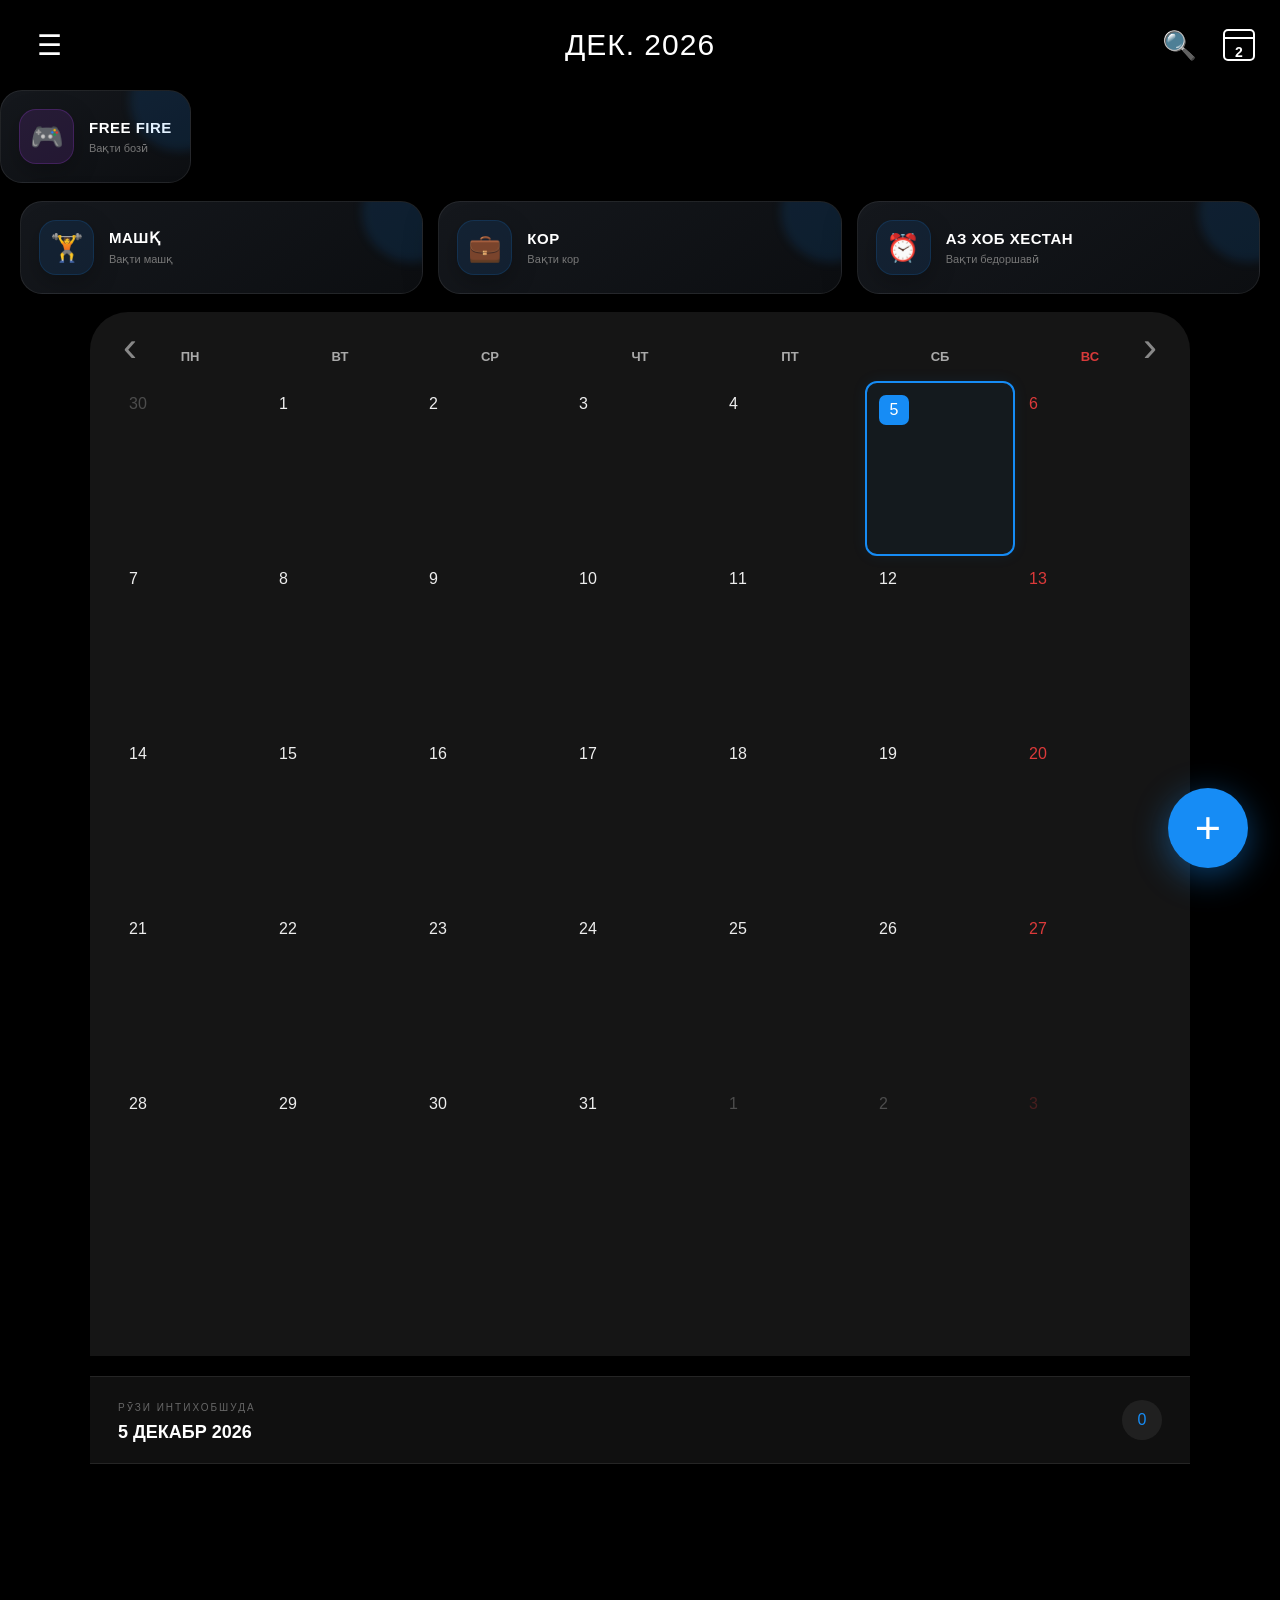
<file: index.html>
<!DOCTYPE html>
<html lang="tg">

<head>
    <meta charset="UTF-8">
    <meta name="viewport" content="width=device-width, initial-scale=1.0">

    <title>IDRIS CALENDAR</title>

    <link rel="stylesheet" href="idris.css">
</head>

<body>

    <!-- ================= HEADER ================= -->

    <header class="topbar">

        <!-- МЕНЮ -->
        <button class="icon-btn" id="menuBtn">
            ☰
        </button>

        <!-- НОМИ МОҲ -->
        <div class="month-title" id="monthTitle">
            СЕНТ. 2026
        </div>

        <!-- КНОПКАҲОИ БОЛО -->
        <div class="top-actions">

            <button class="icon-btn" id="searchBtn">
                🔍
            </button>

            <button class="calendar-icon" id="todayBtn">
                <span id="todayNumber">2</span>
            </button>

        </div>

    </header>
<!-- ================= QUICK ACTIONS ================= -->
<button class="quick-card game" id="gameBtn">
    <span class="quick-icon">🎮</span>

    <div>
        <strong>FREE FIRE</strong>
        <small>Вақти бозӣ</small>
    </div>
</button>
<section class="quick-actions">

    <button class="quick-card workout" id="workoutBtn">
        <span class="quick-icon">🏋️</span>

        <div>
            <strong>МАШҚ</strong>
            <small>Вақти машқ</small>
        </div>
    </button>


    <button class="quick-card work" id="workBtn">
        <span class="quick-icon">💼</span>

        <div>
            <strong>КОР</strong>
            <small>Вақти кор</small>
        </div>
    </button>


    <button class="quick-card wake" id="wakeBtn">
        <span class="quick-icon">⏰</span>

        <div>
            <strong>АЗ ХОБ ХЕСТАН</strong>
            <small>Вақти бедоршавӣ</small>
        </div>
    </button>

</section>

    <!-- ================= SEARCH ================= -->

    <div class="search-box" id="searchBox">

        <input
            type="text"
            id="searchInput"
            placeholder="🔍 Ёддоштро ҷустуҷӯ кунед..."
        >

    </div>


    <!-- ================= SIDE MENU ================= -->

    <div class="side-menu" id="sideMenu">

        <div class="menu-header">

            <h2>📅 IDRIS CALENDAR</h2>

            <button id="closeMenu">
                ×
            </button>

        </div>

        <button id="menuToday">
            📌 Имрӯз
        </button>

        <button id="menuAdd">
            ➕ Ёддошт илова кардан
        </button>

        <button id="clearEvents">
            🗑️ Ҳамаи ёддоштҳо
        </button>

    </div>


    <!-- ================= OVERLAY ================= -->

    <div class="overlay" id="overlay"></div>


    <!-- ================= CALENDAR ================= -->

    <main class="calendar">

        <!-- ТАҒЙИРИ МОҲ -->

        <div class="calendar-navigation">

            <button id="prevMonth">
                ‹
            </button>

            <button id="nextMonth">
                ›
            </button>

        </div>


        <!-- РӮЗҲОИ ҲАФТА -->

        <div class="weekdays">

            <div>ПН</div>
            <div>ВТ</div>
            <div>СР</div>
            <div>ЧТ</div>
            <div>ПТ</div>
            <div>СБ</div>
            <div class="sunday">ВС</div>

        </div>


        <!-- РӮЗҲО -->

        <div
            class="days"
            id="days"
        ></div>

    </main>


    <!-- ================= INFO ================= -->

    <section class="selected-info">

        <div>

            <span>
                РӮЗИ ИНТИХОБШУДА
            </span>

            <h2 id="selectedDate">
                2 СЕНТЯБР 2026
            </h2>

        </div>

        <div
            class="event-number"
            id="eventNumber"
        >
            0
        </div>

    </section>


    <!-- ================= EVENTS ================= -->

    <section
        class="events"
        id="events"
    ></section>
<!-- ================= QUICK ACTION MODAL ================= -->

<div class="quick-modal" id="quickModal">

    <div class="quick-modal-box">

        <h2 id="quickTitle">
            🏋️ МАШҚ
        </h2>

        <p id="quickDescription">
            Вақти машқро интихоб кунед
        </p>

        <input
            type="time"
            id="quickTime"
        >

        <input
            type="text"
            id="quickNote"
            placeholder="Масалан: Машқи саҳарӣ"
        >

        <button
            class="quick-save"
            id="quickSave"
        >
            ✓ САБТ КАРДАН
        </button>

        <button
            class="quick-close"
            id="quickClose"
        >
            БЕКОР КАРДАН
        </button>

    </div>

</div>

    <!-- ================= PLUS ================= -->

    <button
        class="floating-add"
        id="addEventBtn"
    >
        +
    </button>


    <!-- ================= MODAL ================= -->

    <div
        class="modal"
        id="modal"
    >

        <div class="modal-content">

            <button
                class="close-modal"
                id="closeModal"
            >
                ×
            </button>

            <div class="modal-logo">
                +
            </div>

            <h2>
                Ёддошти нав
            </h2>

            <p id="modalDate">
                2 СЕНТЯБР 2026
            </p>

            <input
                type="text"
                id="eventText"
                placeholder="Номи ёддошт..."
            >

            <input
                type="time"
                id="eventTime"
            >

            <button
                class="save-btn"
                id="saveEvent"
            >
                ✓ САБТ КАРДАН
            </button>

        </div>

    </div>


    <!-- JAVASCRIPT -->

    <script src="idris.js"></script>

</body>

</html>
</file>
<file: idris.css>
/* =========================================
   IDRIS CALENDAR
   DARK PREMIUM DESIGN
========================================= */

* {
    margin: 0;
    padding: 0;
    box-sizing: border-box;
}


body {
    font-family: Arial, sans-serif;

    background: #000;

    color: white;

    min-height: 100vh;

    overflow-x: hidden;
}


/* =========================================
   HEADER
========================================= */

.topbar {
    height: 90px;

    background: #000;

    display: flex;

    align-items: center;

    justify-content: space-between;

    padding: 0 25px;

    position: sticky;

    top: 0;

    z-index: 100;
}


.month-title {
    position: absolute;

    left: 50%;

    transform: translateX(-50%);

    font-size: 30px;

    font-weight: 500;

    letter-spacing: 1px;

    white-space: nowrap;
}


/* =========================================
   TOP BUTTON
========================================= */

.icon-btn {
    width: 48px;

    height: 48px;

    background: transparent;

    border: none;

    color: white;

    font-size: 28px;

    cursor: pointer;

    display: flex;

    align-items: center;

    justify-content: center;

    transition: 0.2s;
}


.icon-btn:hover {
    transform: scale(1.15);
}


/* =========================================
   TOP ACTIONS
========================================= */

.top-actions {
    display: flex;

    align-items: center;

    gap: 20px;
}


/* =========================================
   CALENDAR ICON
========================================= */

.calendar-icon {
    width: 32px;

    height: 32px;

    border: 2px solid white;

    background: transparent;

    color: white;

    border-radius: 5px;

    cursor: pointer;

    position: relative;

    font-weight: bold;
}


.calendar-icon::before {
    content: "";

    position: absolute;

    left: -2px;

    right: -2px;

    top: 6px;

    height: 2px;

    background: white;
}


.calendar-icon span {
    position: relative;

    top: 7px;

    font-size: 14px;
}


/* =========================================
   SEARCH
========================================= */

.search-box {
    display: none;

    background: #000;

    padding: 10px 20px;
}


.search-box.show {
    display: block;
}


.search-box input {
    display: block;

    width: 100%;

    max-width: 700px;

    margin: auto;

    padding: 15px 18px;

    border-radius: 15px;

    border: 1px solid #333;

    outline: none;

    background: #181818;

    color: white;

    font-size: 16px;
}


.search-box input::placeholder {
    color: #777;
}


/* =========================================
   CALENDAR
========================================= */

.calendar {
    width: 100%;

    max-width: 1100px;

    min-height: 900px;

    margin: auto;

    padding: 25px 25px 100px;

    background: #151515;

    border-radius: 38px 38px 0 0;

    position: relative;
}


/* =========================================
   MONTH BUTTONS
========================================= */

.calendar-navigation {
    position: absolute;

    left: 15px;

    right: 15px;

    top: 10px;

    display: flex;

    justify-content: space-between;

    pointer-events: none;
}


.calendar-navigation button {
    width: 50px;

    height: 50px;

    border: none;

    background: transparent;

    color: #888;

    font-size: 42px;

    cursor: pointer;

    pointer-events: auto;

    transition: 0.2s;
}


.calendar-navigation button:hover {
    color: white;

    transform: scale(1.2);
}


/* =========================================
   WEEKDAYS
========================================= */

.weekdays {
    display: grid;

    grid-template-columns: repeat(7, 1fr);

    text-align: center;

    margin-bottom: 5px;
}


.weekdays div {
    padding: 12px 0;

    color: #aaa;

    font-size: 13px;

    font-weight: bold;
}


.weekdays .sunday {
    color: #d83a3a;
}


/* =========================================
   DAYS
========================================= */

.days {
    display: grid;

    grid-template-columns: repeat(7, 1fr);

    grid-auto-rows: 175px;
}


/* =========================================
   DAY
========================================= */

.day {
    position: relative;

    padding: 12px;

    border: 2px solid transparent;

    border-radius: 12px;

    cursor: pointer;

    transition: 0.2s;
}


.day:hover {
    background: rgba(255,255,255,0.03);

    border-color: #333;
}


.day-number {
    font-size: 16px;

    color: #eee;

    font-weight: 500;
}


/* =========================================
   SUNDAY
========================================= */

.day.sunday .day-number {
    color: #dc3a3a;
}


/* =========================================
   OTHER MONTH
========================================= */

.day.other {
    opacity: 0.25;
}


/* =========================================
   TODAY
========================================= */

.day.today .day-number {
    width: 30px;

    height: 30px;

    display: flex;

    align-items: center;

    justify-content: center;

    background: #168cf5;

    border-radius: 7px;

    color: white;
}


/* =========================================
   SELECTED DAY
========================================= */

.day.selected {
    border: 2px solid #168cf5;

    background: rgba(22,140,245,0.04);

    box-shadow:
        0 0 15px rgba(22,140,245,0.08);
}


.day.selected .day-number {
    width: 30px;

    height: 30px;

    display: flex;

    align-items: center;

    justify-content: center;

    background: #168cf5;

    border-radius: 7px;
}


/* =========================================
   DAY EVENT
========================================= */

.day-event {
    margin-top: 10px;

    padding: 5px 6px;

    background: rgba(90,180,180,0.35);

    border-left: 3px solid #8bd5d5;

    color: #d8eeee;

    border-radius: 3px;

    font-size: 11px;

    white-space: nowrap;

    overflow: hidden;

    text-overflow: ellipsis;
}


/* =========================================
   SELECTED INFO
========================================= */

.selected-info {
    width: 100%;

    max-width: 1100px;

    margin: 20px auto 0;

    padding: 20px 28px;

    display: flex;

    align-items: center;

    justify-content: space-between;

    background: #101010;

    border-top: 1px solid #252525;

    border-bottom: 1px solid #252525;
}


.selected-info span {
    color: #666;

    font-size: 10px;

    letter-spacing: 2px;
}


.selected-info h2 {
    margin-top: 7px;

    font-size: 18px;
}


.event-number {
    width: 40px;

    height: 40px;

    border-radius: 50%;

    background: #202020;

    color: #168cf5;

    display: flex;

    align-items: center;

    justify-content: center;
}


/* =========================================
   EVENTS
========================================= */

.events {
    width: 100%;

    max-width: 1100px;

    margin: auto;

    padding: 10px 28px 130px;
}


.event-card {
    display: flex;

    align-items: center;

    justify-content: space-between;

    padding: 15px;

    margin-bottom: 10px;

    background: #191919;

    border: 1px solid #282828;

    border-radius: 13px;
}


.event-left {
    display: flex;

    align-items: center;

    gap: 12px;
}


.event-icon {
    width: 40px;

    height: 40px;

    border-radius: 10px;

    background: #242424;

    display: flex;

    align-items: center;

    justify-content: center;

    color: #168cf5;
}


.event-name {
    font-size: 15px;

    font-weight: bold;
}


.event-time {
    color: #666;

    font-size: 12px;

    margin-top: 4px;
}


.delete-event {
    border: none;

    background: transparent;

    color: #666;

    cursor: pointer;

    font-size: 18px;
}


.delete-event:hover {
    color: red;
}


/* =========================================
   PLUS BUTTON
========================================= */

.floating-add {
    position: fixed;

    right: 32px;

    bottom: 32px;

    width: 80px;

    height: 80px;

    border-radius: 50%;

    border: none;

    background: #168cf5;

    color: white;

    font-size: 45px;

    cursor: pointer;

    z-index: 300;

    box-shadow:
        0 8px 35px rgba(22,140,245,0.45);

    transition: 0.25s;
}


.floating-add:hover {
    transform: scale(1.1);

    background: #2999ff;
}


.floating-add:active {
    transform: scale(0.9);
}


/* =========================================
   SIDE MENU
========================================= */

.side-menu {
    position: fixed;

    top: 0;

    left: -320px;

    width: 300px;

    height: 100vh;

    padding: 25px;

    background: #111;

    border-right: 1px solid #333;

    z-index: 2000;

    transition: 0.3s;
}


.side-menu.show {
    left: 0;
}


.menu-header {
    display: flex;

    align-items: center;

    justify-content: space-between;

    margin-bottom: 35px;
}


.menu-header h2 {
    font-size: 19px;
}


.menu-header button {
    border: none;

    background: transparent;

    color: white;

    font-size: 30px;

    cursor: pointer;
}


.side-menu > button {
    width: 100%;

    padding: 15px;

    margin-bottom: 10px;

    background: #191919;

    border: 1px solid #292929;

    border-radius: 12px;

    color: white;

    text-align: left;

    font-size: 15px;

    cursor: pointer;

    transition: 0.2s;
}


.side-menu > button:hover {
    background: #168cf5;

    border-color: #168cf5;
}


/* =========================================
   OVERLAY
========================================= */

.overlay {
    position: fixed;

    inset: 0;

    background: rgba(0,0,0,0.7);

    z-index: 1500;

    display: none;
}


.overlay.show {
    display: block;
}


/* =========================================
   MODAL
========================================= */

.modal {
    position: fixed;

    inset: 0;

    display: none;

    align-items: center;

    justify-content: center;

    padding: 20px;

    background: rgba(0,0,0,0.8);

    backdrop-filter: blur(5px);

    z-index: 5000;
}


.modal.show {
    display: flex;
}


.modal-content {
    width: 100%;

    max-width: 420px;

    padding: 30px;

    background: #151515;

    border: 1px solid #333;

    border-radius: 25px;

    position: relative;

    box-shadow:
        0 30px 80px rgba(0,0,0,0.8);
}


.close-modal {
    position: absolute;

    top: 10px;

    right: 18px;

    border: none;

    background: transparent;

    color: #777;

    font-size: 30px;

    cursor: pointer;
}


.modal-logo {
    width: 50px;

    height: 50px;

    display: flex;

    align-items: center;

    justify-content: center;

    background: #168cf5;

    border-radius: 14px;

    font-size: 30px;

    margin-bottom: 15px;
}


.modal-content h2 {
    font-size: 23px;

    margin-bottom: 5px;
}


.modal-content p {
    color: #666;

    font-size: 13px;

    margin-bottom: 20px;
}


.modal-content input {
    width: 100%;

    padding: 15px;

    margin-bottom: 12px;

    background: #202020;

    color: white;

    border: 1px solid #333;

    border-radius: 12px;

    outline: none;

    font-size: 15px;
}


.modal-content input:focus {
    border-color: #168cf5;
}


.save-btn {
    width: 100%;

    padding: 15px;

    background: #168cf5;

    color: white;

    border: none;

    border-radius: 12px;

    font-size: 15px;

    font-weight: bold;

    cursor: pointer;

    transition: 0.2s;
}


.save-btn:hover {
    background: #2999ff;

    transform: translateY(-2px);
}


/* =========================================
   MOBILE
========================================= */

@media (max-width: 650px) {

    .topbar {
        height: 80px;

        padding: 0 15px;
    }


    .month-title {
        font-size: 24px;
    }


    .top-actions {
        gap: 8px;
    }


    .icon-btn {
        font-size: 23px;
    }


    .calendar {
        min-height: 1050px;

        padding: 20px 8px 100px;

        border-radius: 30px 30px 0 0;
    }


    .weekdays div {
        font-size: 11px;
    }


    .days {
        grid-auto-rows: 150px;
    }


    .day {
        padding: 8px;
    }


    .day-number {
        font-size: 14px;
    }


    .day-event {
        font-size: 9px;
    }


    .floating-add {
        width: 70px;

        height: 70px;

        right: 22px;

        bottom: 22px;

        font-size: 40px;
    }


    .selected-info {
        padding: 18px;
    }


    .events {
        padding-left: 18px;

        padding-right: 18px;
    }

}


@media (max-width: 400px) {

    .month-title {
        font-size: 21px;
    }


    .days {
        grid-auto-rows: 130px;
    }


    .day-event {
        font-size: 8px;
    }

}/* =====================================================
   QUICK ACTIONS
   ===================================================== */

.quick-actions {
    width: 100%;
    max-width: 1250px;

    margin: 18px auto;

    padding: 0 5px;

    display: grid;

    grid-template-columns: repeat(3, 1fr);

    gap: 15px;
}


/* КНОПКА */

.quick-card {
    min-height: 90px;

    padding: 18px;

    display: flex;

    align-items: center;

    gap: 15px;

    border-radius: 22px;

    border: 1px solid rgba(255,255,255,0.08);

    color: white;

    cursor: pointer;

    text-align: left;

    position: relative;

    overflow: hidden;

    transition: 0.3s;

    background:
        linear-gradient(
            145deg,
            #15181d,
            #0c0e11
        );

    box-shadow:
        0 12px 35px rgba(0,0,0,0.30);
}


/* НУР */

.quick-card::before {
    content: "";

    position: absolute;

    width: 100px;
    height: 100px;

    right: -40px;
    top: -40px;

    border-radius: 50%;

    background: rgba(22,140,255,0.12);

    filter: blur(5px);
}


/* HOVER */

.quick-card:hover {
    transform: translateY(-5px);

    border-color: rgba(22,140,255,0.5);

    box-shadow:
        0 18px 45px rgba(0,0,0,0.45),
        0 0 25px rgba(22,140,255,0.08);
}


.quick-card:active {
    transform: scale(0.97);
}


/* =====================================================
   ICON
   ===================================================== */

.quick-icon {
    min-width: 55px;
    height: 55px;

    display: flex;

    align-items: center;
    justify-content: center;

    border-radius: 17px;

    font-size: 27px;

    background:
        rgba(22,140,255,0.10);

    border: 1px solid rgba(22,140,255,0.15);

    box-shadow:
        0 8px 25px rgba(0,0,0,0.25);
}


/* =====================================================
   TEXT
   ===================================================== */

.quick-card strong {
    display: block;

    font-size: 15px;

    margin-bottom: 6px;

    letter-spacing: 0.5px;
}


.quick-card small {
    display: block;

    color: #777;

    font-size: 11px;
}


/* =====================================================
   WORKOUT
   ===================================================== */

.quick-card.workout:hover {
    border-color: rgba(255,120,40,0.6);
}


/* =====================================================
   WORK
   ===================================================== */

.quick-card.work:hover {
    border-color: rgba(22,140,255,0.6);
}


/* =====================================================
   WAKE UP
   ===================================================== */

.quick-card.wake:hover {
    border-color: rgba(255,190,50,0.6);
}


/* =====================================================
   QUICK MODAL
   ===================================================== */

.quick-modal {
    position: fixed;

    inset: 0;

    display: none;

    align-items: center;
    justify-content: center;

    padding: 20px;

    background: rgba(0,0,0,0.78);

    backdrop-filter: blur(10px);

    z-index: 15000;
}


.quick-modal.show {
    display: flex;
}


.quick-modal-box {
    width: 100%;

    max-width: 420px;

    padding: 30px;

    border-radius: 26px;

    background:
        linear-gradient(
            145deg,
            #171a20,
            #0c0e11
        );

    border: 1px solid #2d333c;

    box-shadow:
        0 30px 100px rgba(0,0,0,0.8);

    animation: quickOpen 0.25s ease;
}


@keyframes quickOpen {

    from {
        opacity: 0;

        transform:
            translateY(25px)
            scale(0.95);
    }

    to {
        opacity: 1;

        transform:
            translateY(0)
            scale(1);
    }
}


.quick-modal-box h2 {
    margin-bottom: 8px;

    font-size: 23px;
}


.quick-modal-box p {
    color: #777;

    font-size: 13px;

    margin-bottom: 20px;
}


.quick-modal-box input {
    width: 100%;

    padding: 16px;

    margin-bottom: 12px;

    background: #111419;

    color: white;

    border: 1px solid #292e35;

    border-radius: 14px;

    outline: none;

    font-size: 15px;
}


.quick-modal-box input:focus {
    border-color: #168cff;

    box-shadow:
        0 0 0 3px rgba(22,140,255,0.08);
}


.quick-save {
    width: 100%;

    padding: 16px;

    margin-top: 5px;

    border: none;

    border-radius: 14px;

    background:
        linear-gradient(
            135deg,
            #18a0ff,
            #006de8
        );

    color: white;

    font-weight: bold;

    font-size: 15px;

    cursor: pointer;

    transition: 0.25s;
}


.quick-save:hover {
    transform: translateY(-2px);

    box-shadow:
        0 10px 30px rgba(0,120,255,0.35);
}


.quick-close {
    width: 100%;

    padding: 13px;

    margin-top: 8px;

    border: 1px solid #292e35;

    border-radius: 14px;

    background: transparent;

    color: #777;

    cursor: pointer;

    transition: 0.2s;
}


.quick-close:hover {
    background: #20242a;

    color: white;
}


/* =====================================================
   MOBILE
   ===================================================== */

@media (max-width: 700px) {

    .quick-actions {
        grid-template-columns: 1fr;

        padding: 0 15px;

        gap: 10px;
    }


    .quick-card {
        min-height: 75px;

        padding: 13px;

        border-radius: 18px;
    }


    .quick-icon {
        min-width: 48px;
        height: 48px;

        font-size: 23px;

        border-radius: 14px;
    }


    .quick-card strong {
        font-size: 14px;
    }

}
.quick-card.game:hover {
    border-color: rgba(180, 70, 255, 0.7);

    box-shadow:
        0 18px 45px rgba(0,0,0,0.45),
        0 0 30px rgba(180,70,255,0.15);
}

.quick-card.game .quick-icon {
    background: rgba(180,70,255,0.12);

    border-color: rgba(180,70,255,0.20);
}
</file>
